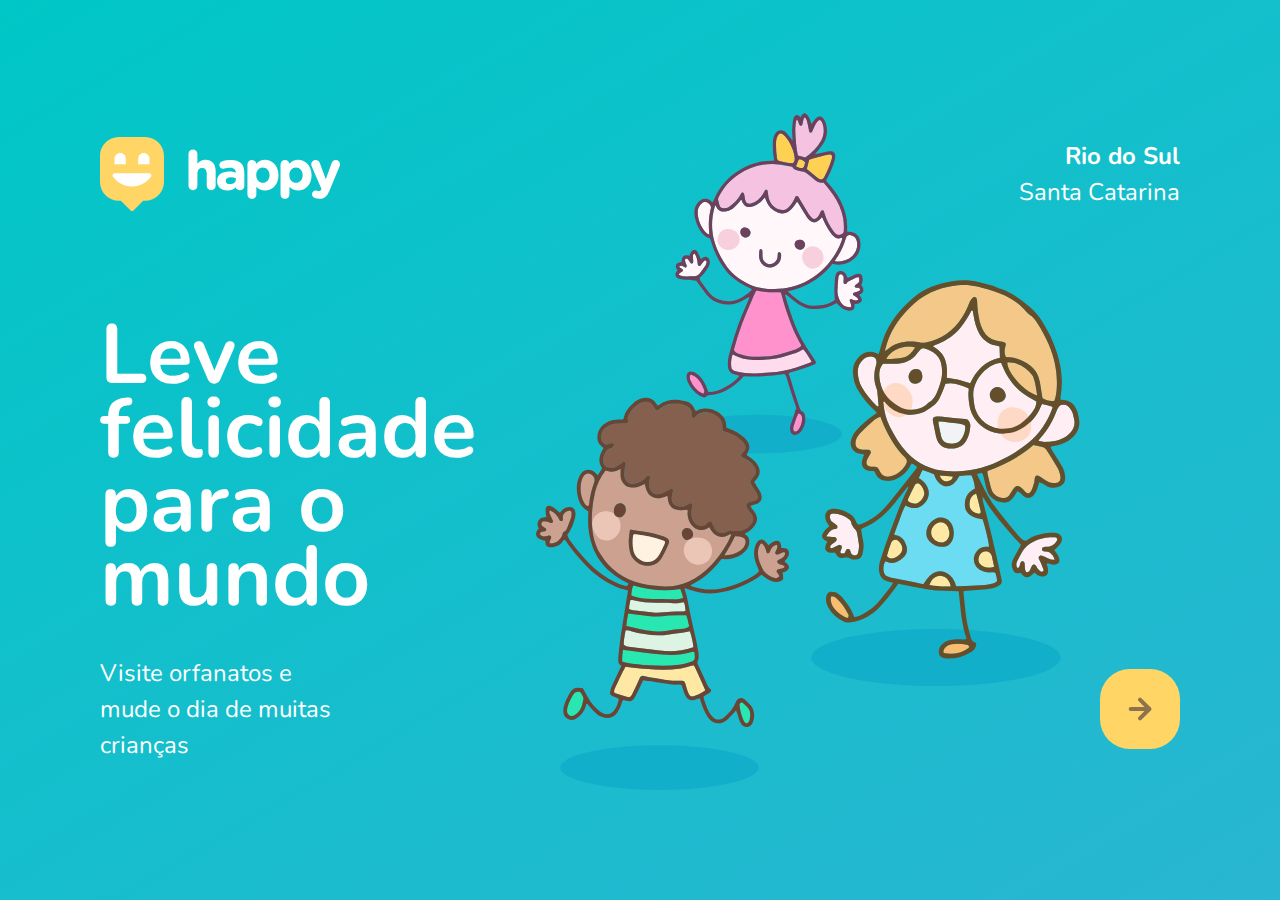
<file: index.html>
<!DOCTYPE html>
<html lang="pt_BR">
  <head>
    <meta charset="UTF-8" />
    <meta name="viewport" content="width=device-width, initial-scale=1.0" />
    <title>Happy</title>

    <link rel="icon" href="public/images/logo-icon.png" />

    <link rel="stylesheet" href="public/css/main.css" />
    <link rel="stylesheet" href="public/css/animations.css" />
    <link rel="stylesheet" href="public/css/page-landing.css" />

    <link href="https://fonts.googleapis.com/css2?family=Nunito:wght@400;600;800&display=swap" rel="stylesheet">

  </head>
  <body>
    <div id="page-landing">
      <div id="container">
        <header>
          <img 
          class="animate-up"
          id="logo" 
          src="./public/images/logo.svg" 
          alt="Logomarca de Happy" />

          <div class="location animate-up">
            <strong>Rio do Sul</strong>
            <p>Santa Catarina</p>
          </div>
        </header>

        <main>
          <h1 class="animate-up">Leve felicidade para o mundo</h1>

          <section class="visit">
            <p class="animate-up">Visite orfanatos e mude o dia de muitas crianças</p>

            <a href="orphanages.html" title="Visite orfanatos" class="animate-up">
              <img src="./public/images/arrow.svg" alt="Ir para o mapa" />
            </a>
          </section>
        </main>
      </div>
    </div>
  </body>
</html>
</file>
<file: public/css/main.css>
* {
    margin: 0;
    padding: 0;
    box-sizing: border-box;
}

body {
    height: 100vh;
    color: white;
    background: #EBF2F5;
}

:root {
    font-size: 62.5%;
}

body, input, button, textarea {
    font: 400 1.8rem/1 'Nunito', sans-serif;

}
</file>
<file: public/css/animations.css>
@keyframes up {
    from {
        opacity: 0;
        transform: translateY(16px);
    }

    to {
        opacity: 1;
        transform: translateY(0);
    }
}

@keyframes right {
    from {
        transform: translateX(-100%);
    }

    to {
        transform: translateX(0);
    }
}

@keyframes appear {
    from {
        opacity: 0;
    }
    to {
        opacity: 1;
    }
}

.animate-up {
    animation-name: up;
    animation-duration: 300ms;
    animation-fill-mode: backwards;
}

.animate-right {
    animation-name: right;
    animation-duration: 300ms;
    
}

.animate-appear {
    animation-name: appear;
    animation-duration: 300ms;
    animation-fill-mode: backwards;
}
</file>
<file: public/css/page-landing.css>
#page-landing {
  background: linear-gradient(329.54deg, #29b6d1 0%, #00c7c7 100%);

  text-align: center;
  min-height: 100vh;

  display: flex;
}

#container {
  margin: auto;
  width: min(90%, 112rem);
}
.location,
h1,
.visit p {
  height: 16vh;
}

.visit a {
  width: 8rem;
  height: 8rem;
  background: #ffd666;

  border: none;
  border-radius: 3rem;

  display: flex;
  align-items: center;
  justify-content: center;

  margin: auto;

  transition: 200ms;
}

#logo {
  animation-delay: 50ms;
}

.location {
  animation-delay: 100ms;
}

main h1 {
  animation-delay: 150ms;
}

.visit p {
  animation-delay: 200ms;
}

.visit a {
  animation-delay: 250ms;
}

.visit a:hover {
  background: #96feff;
}

/* desktop version */
@media (min-width: 760px) {
  #container {
    padding: 5rem 2rem;
    background: url("../images/bg.svg") no-repeat 80% /
      clamp(30rem, 54vw, 56rem);
  }
  header {
    display: flex;
    align-items: center;
    justify-content: space-between;
  }
  .location,
  h1,
  .visit p {
    height: initial;
    text-align: initial;
  }
  .location {
    text-align: right;
    font-size: 2.4rem;
    line-height: 1.5;
  }

  main h1 {
    font-size: clamp(4rem, 8vw, 8.4rem);
    font-weight: bold;
    line-height: 0.88;

    margin: clamp(10%, 9vh, 12%) 0 4rem;

    width: min(300px, 80%);
  }

  .visit {
    display: flex;
    align-items: center;
    justify-content: space-between;
  }

  .visit p {
    font-size: 2.4rem;
    line-height: 1.5;
    width: clamp(20rem, 20vw, 30rem);
  }

  .visit a {
    margin: initial;
  }
}
</file>
